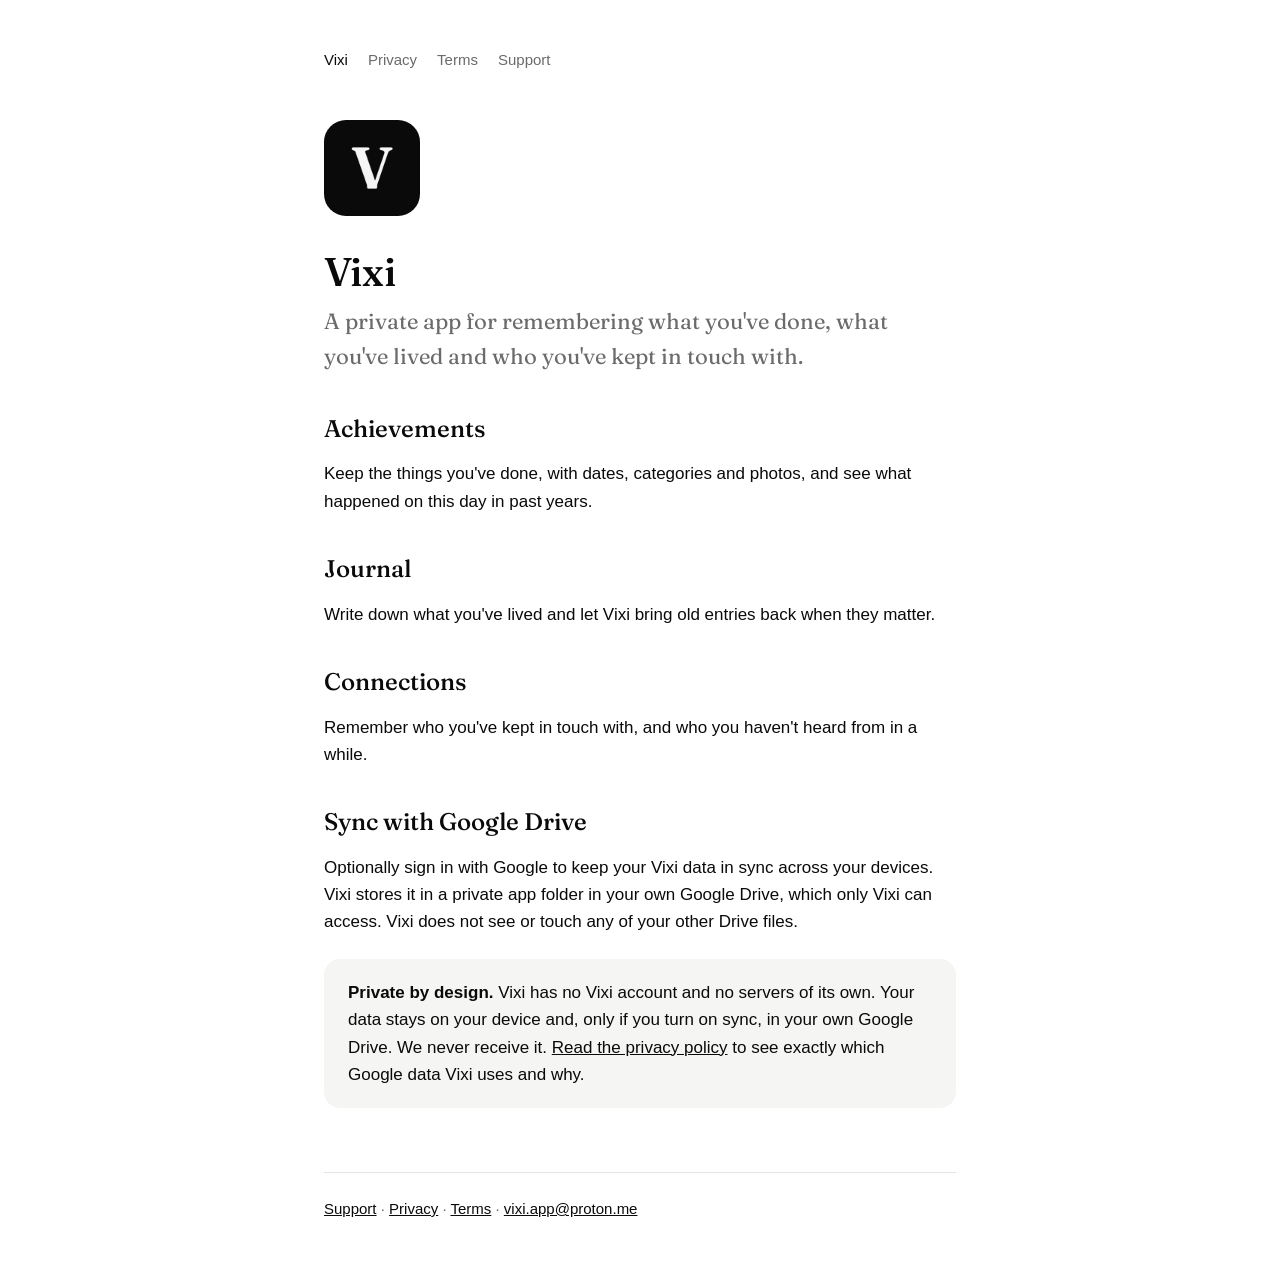
<file: index.html>
<!doctype html>
<html lang="en">
  <head>
    <meta charset="utf-8" />
    <meta name="viewport" content="width=device-width, initial-scale=1" />
    <meta name="google-site-verification" content="cz2BYUzsEC9BoiC-qtz6CuJjtAqq0vqM44vExz9Fjd0" />
    <title>Vixi</title>
    <meta name="description" content="A private app for remembering what you've done, what you've lived and who you've kept in touch with." />
    <link rel="icon" href="assets/favicon.png" />
    <link rel="stylesheet" href="assets/style.css" />
  </head>
  <body>
    <main>
      <nav>
        <a href="./" aria-current="page">Vixi</a>
        <a href="privacy.html">Privacy</a>
        <a href="terms.html">Terms</a>
        <a href="support.html">Support</a>
      </nav>

      <img class="icon" src="assets/icon.png" alt="Vixi app icon" />
      <h1>Vixi</h1>
      <p class="lead">
        A private app for remembering what you've done, what you've lived and who you've kept in touch with.
      </p>

      <h2>Achievements</h2>
      <p>Keep the things you've done, with dates, categories and photos, and see what happened on this day in past years.</p>

      <h2>Journal</h2>
      <p>Write down what you've lived and let Vixi bring old entries back when they matter.</p>

      <h2>Connections</h2>
      <p>Remember who you've kept in touch with, and who you haven't heard from in a while.</p>

      <h2>Sync with Google Drive</h2>
      <p>
        Optionally sign in with Google to keep your Vixi data in sync across your devices. Vixi stores it in a private
        app folder in your own Google Drive, which only Vixi can access. Vixi does not see or touch any of your other
        Drive files.
      </p>

      <div class="card">
        <strong>Private by design.</strong> Vixi has no Vixi account and no servers of its own. Your data stays on
        your device and, only if you turn on sync, in your own Google Drive. We never receive it.
        <a href="privacy.html">Read the privacy policy</a> to see exactly which Google data Vixi uses and why.
      </div>

      <footer class="muted">
        <a href="support.html">Support</a> · <a href="privacy.html">Privacy</a> ·
        <a href="terms.html">Terms</a> · <a href="mailto:vixi.app@proton.me">vixi.app@proton.me</a>
      </footer>
    </main>
  </body>
</html>
</file>
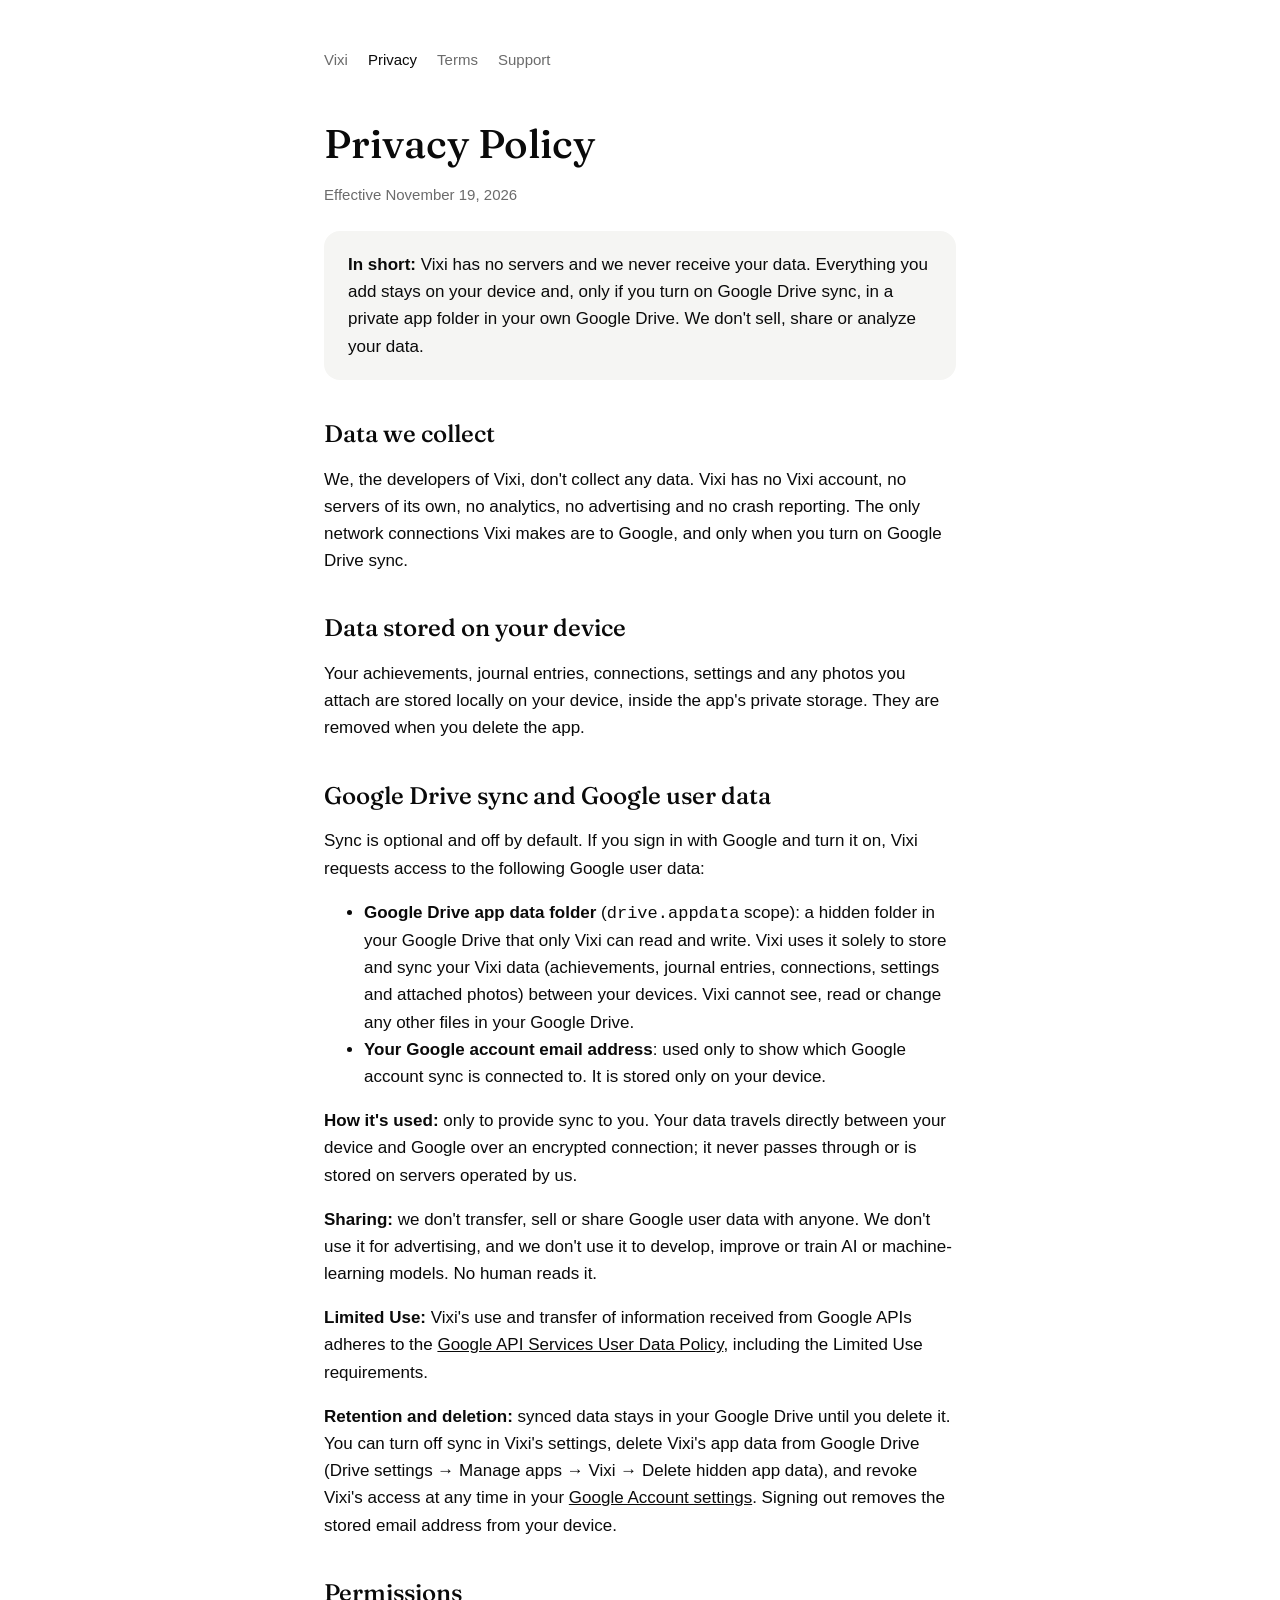
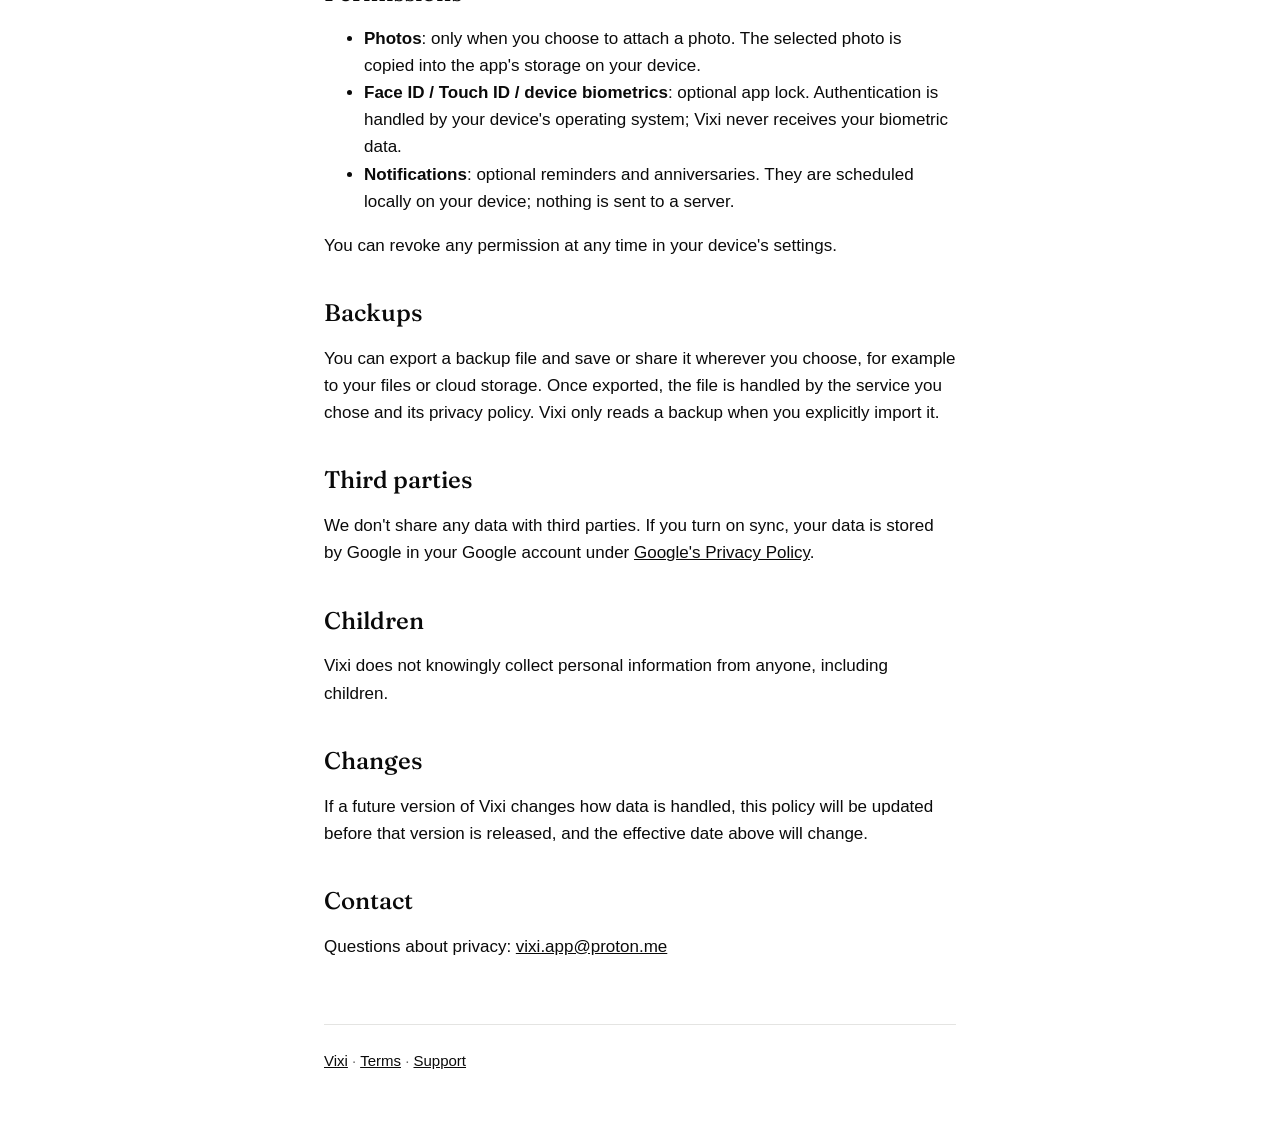
<file: privacy.html>
<!doctype html>
<html lang="en">
  <head>
    <meta charset="utf-8" />
    <meta name="viewport" content="width=device-width, initial-scale=1" />
    <title>Privacy Policy · Vixi</title>
    <link rel="icon" href="assets/favicon.png" />
    <link rel="stylesheet" href="assets/style.css" />
  </head>
  <body>
    <main>
      <nav>
        <a href="./">Vixi</a>
        <a href="privacy.html" aria-current="page">Privacy</a>
        <a href="terms.html">Terms</a>
        <a href="support.html">Support</a>
      </nav>

      <h1>Privacy Policy</h1>
      <p class="muted">Effective November 19, 2026</p>

      <div class="card">
        <strong>In short:</strong> Vixi has no servers and we never receive your data. Everything you add stays on
        your device and, only if you turn on Google Drive sync, in a private app folder in your own Google Drive. We
        don't sell, share or analyze your data.
      </div>

      <h2>Data we collect</h2>
      <p>
        We, the developers of Vixi, don't collect any data. Vixi has no Vixi account, no servers of its own, no
        analytics, no advertising and no crash reporting. The only network connections Vixi makes are to Google, and
        only when you turn on Google Drive sync.
      </p>

      <h2>Data stored on your device</h2>
      <p>
        Your achievements, journal entries, connections, settings and any photos you attach are stored locally on
        your device, inside the app's private storage. They are removed when you delete the app.
      </p>

      <h2>Google Drive sync and Google user data</h2>
      <p>
        Sync is optional and off by default. If you sign in with Google and turn it on, Vixi requests access to the
        following Google user data:
      </p>
      <ul>
        <li>
          <strong>Google Drive app data folder</strong> (<code>drive.appdata</code> scope): a hidden folder in your
          Google Drive that only Vixi can read and write. Vixi uses it solely to store and sync your Vixi data
          (achievements, journal entries, connections, settings and attached photos) between your devices. Vixi cannot
          see, read or change any other files in your Google Drive.
        </li>
        <li>
          <strong>Your Google account email address</strong>: used only to show which Google account sync is connected
          to. It is stored only on your device.
        </li>
      </ul>
      <p>
        <strong>How it's used:</strong> only to provide sync to you. Your data travels directly between your device and
        Google over an encrypted connection; it never passes through or is stored on servers operated by us.
      </p>
      <p>
        <strong>Sharing:</strong> we don't transfer, sell or share Google user data with anyone. We don't use it for
        advertising, and we don't use it to develop, improve or train AI or machine-learning models. No human reads
        it.
      </p>
      <p>
        <strong>Limited Use:</strong> Vixi's use and transfer of information received from Google APIs adheres to the
        <a href="https://developers.google.com/terms/api-services-user-data-policy">Google API Services User Data
        Policy</a>, including the Limited Use requirements.
      </p>
      <p>
        <strong>Retention and deletion:</strong> synced data stays in your Google Drive until you delete it. You can
        turn off sync in Vixi's settings, delete Vixi's app data from Google Drive (Drive settings → Manage apps →
        Vixi → Delete hidden app data), and revoke Vixi's access at any time in your
        <a href="https://myaccount.google.com/connections">Google Account settings</a>. Signing out removes the stored
        email address from your device.
      </p>

      <h2>Permissions</h2>
      <ul>
        <li>
          <strong>Photos</strong>: only when you choose to attach a photo. The selected photo is copied into the app's
          storage on your device.
        </li>
        <li>
          <strong>Face ID / Touch ID / device biometrics</strong>: optional app lock. Authentication is handled by your
          device's operating system; Vixi never receives your biometric data.
        </li>
        <li>
          <strong>Notifications</strong>: optional reminders and anniversaries. They are scheduled locally on your
          device; nothing is sent to a server.
        </li>
      </ul>
      <p>You can revoke any permission at any time in your device's settings.</p>

      <h2>Backups</h2>
      <p>
        You can export a backup file and save or share it wherever you choose, for example to your files or cloud
        storage. Once exported, the file is handled by the service you chose and its privacy policy. Vixi only reads a
        backup when you explicitly import it.
      </p>

      <h2>Third parties</h2>
      <p>
        We don't share any data with third parties. If you turn on sync, your data is stored by Google in your Google
        account under <a href="https://policies.google.com/privacy">Google's Privacy Policy</a>.
      </p>

      <h2>Children</h2>
      <p>Vixi does not knowingly collect personal information from anyone, including children.</p>

      <h2>Changes</h2>
      <p>
        If a future version of Vixi changes how data is handled, this policy will be updated before that version is
        released, and the effective date above will change.
      </p>

      <h2>Contact</h2>
      <p>Questions about privacy: <a href="mailto:vixi.app@proton.me">vixi.app@proton.me</a></p>

      <footer class="muted"><a href="./">Vixi</a> · <a href="terms.html">Terms</a> · <a href="support.html">Support</a></footer>
    </main>
  </body>
</html>
</file>
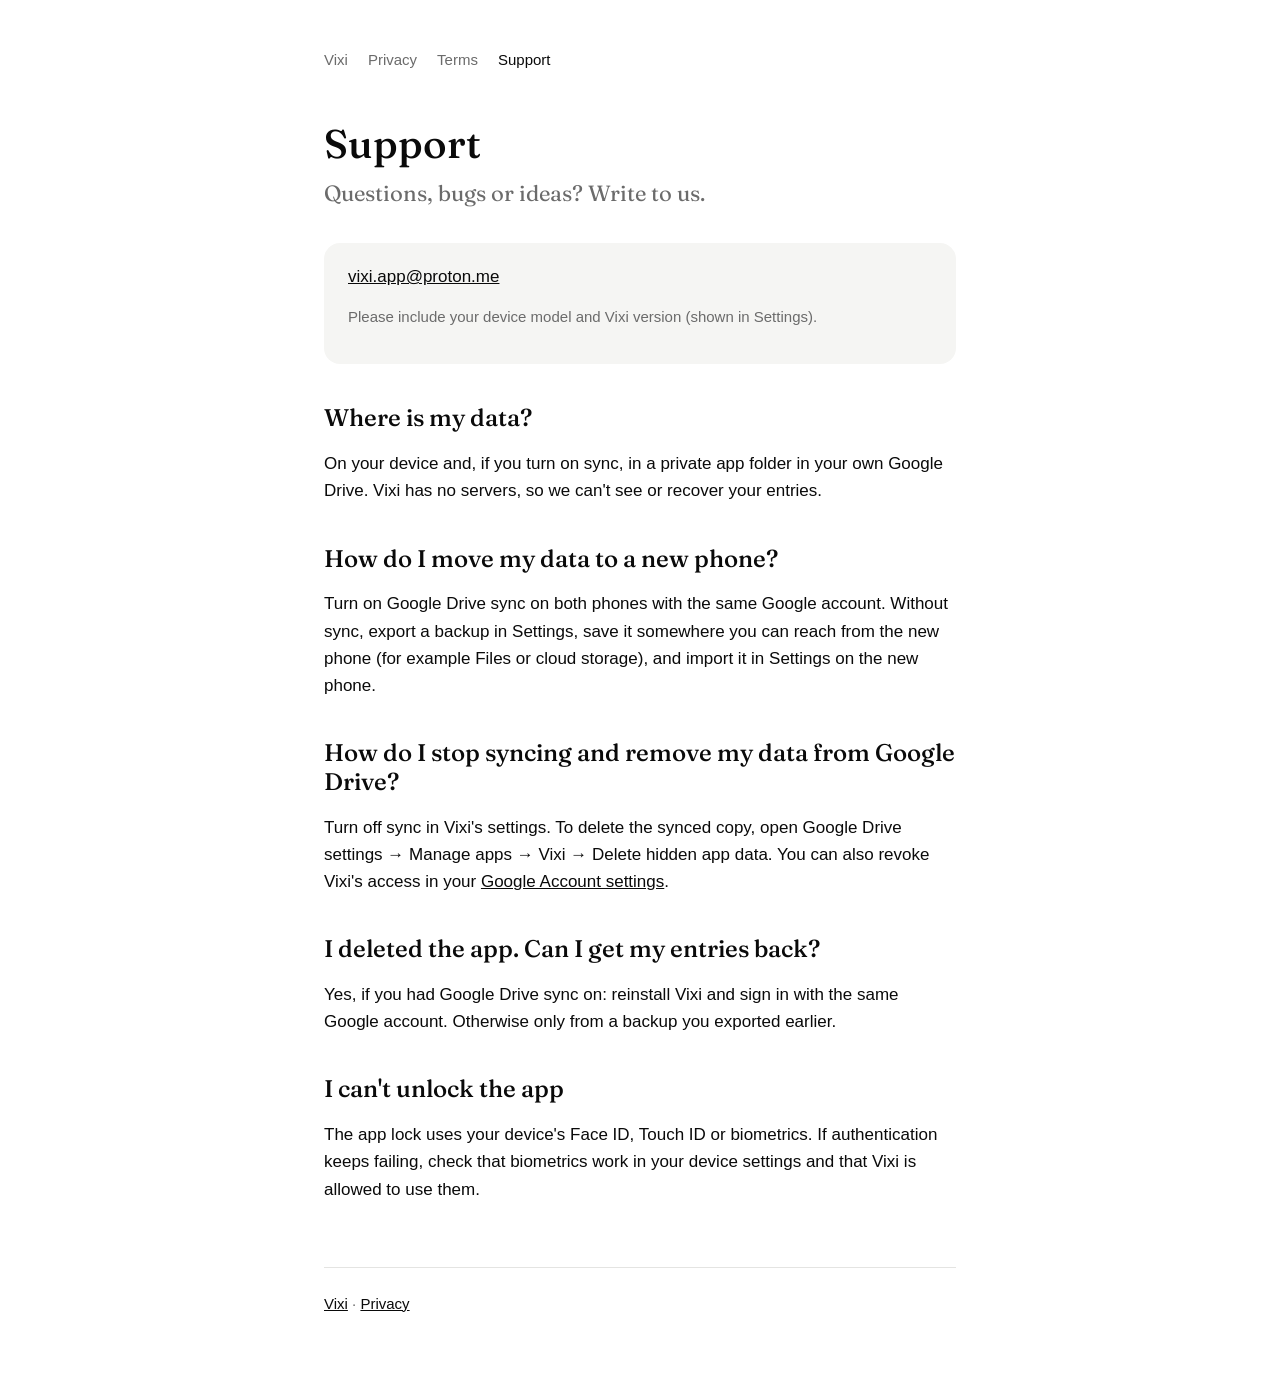
<file: support.html>
<!doctype html>
<html lang="en">
  <head>
    <meta charset="utf-8" />
    <meta name="viewport" content="width=device-width, initial-scale=1" />
    <title>Support · Vixi</title>
    <link rel="icon" href="assets/favicon.png" />
    <link rel="stylesheet" href="assets/style.css" />
  </head>
  <body>
    <main>
      <nav>
        <a href="./">Vixi</a>
        <a href="privacy.html">Privacy</a>
        <a href="terms.html">Terms</a>
        <a href="support.html" aria-current="page">Support</a>
      </nav>

      <h1>Support</h1>
      <p class="lead">Questions, bugs or ideas? Write to us.</p>

      <div class="card">
        <a href="mailto:vixi.app@proton.me">vixi.app@proton.me</a>
        <p class="muted">Please include your device model and Vixi version (shown in Settings).</p>
      </div>

      <h2>Where is my data?</h2>
      <p>
        On your device and, if you turn on sync, in a private app folder in your own Google Drive. Vixi has no servers,
        so we can't see or recover your entries.
      </p>

      <h2>How do I move my data to a new phone?</h2>
      <p>
        Turn on Google Drive sync on both phones with the same Google account. Without sync, export a backup in
        Settings, save it somewhere you can reach from the new phone (for example Files or cloud storage), and import
        it in Settings on the new phone.
      </p>

      <h2>How do I stop syncing and remove my data from Google Drive?</h2>
      <p>
        Turn off sync in Vixi's settings. To delete the synced copy, open Google Drive settings → Manage apps → Vixi →
        Delete hidden app data. You can also revoke Vixi's access in your
        <a href="https://myaccount.google.com/connections">Google Account settings</a>.
      </p>

      <h2>I deleted the app. Can I get my entries back?</h2>
      <p>
        Yes, if you had Google Drive sync on: reinstall Vixi and sign in with the same Google account. Otherwise only
        from a backup you exported earlier.
      </p>

      <h2>I can't unlock the app</h2>
      <p>
        The app lock uses your device's Face ID, Touch ID or biometrics. If authentication keeps failing, check that
        biometrics work in your device settings and that Vixi is allowed to use them.
      </p>

      <footer class="muted"><a href="./">Vixi</a> · <a href="privacy.html">Privacy</a></footer>
    </main>
  </body>
</html>
</file>
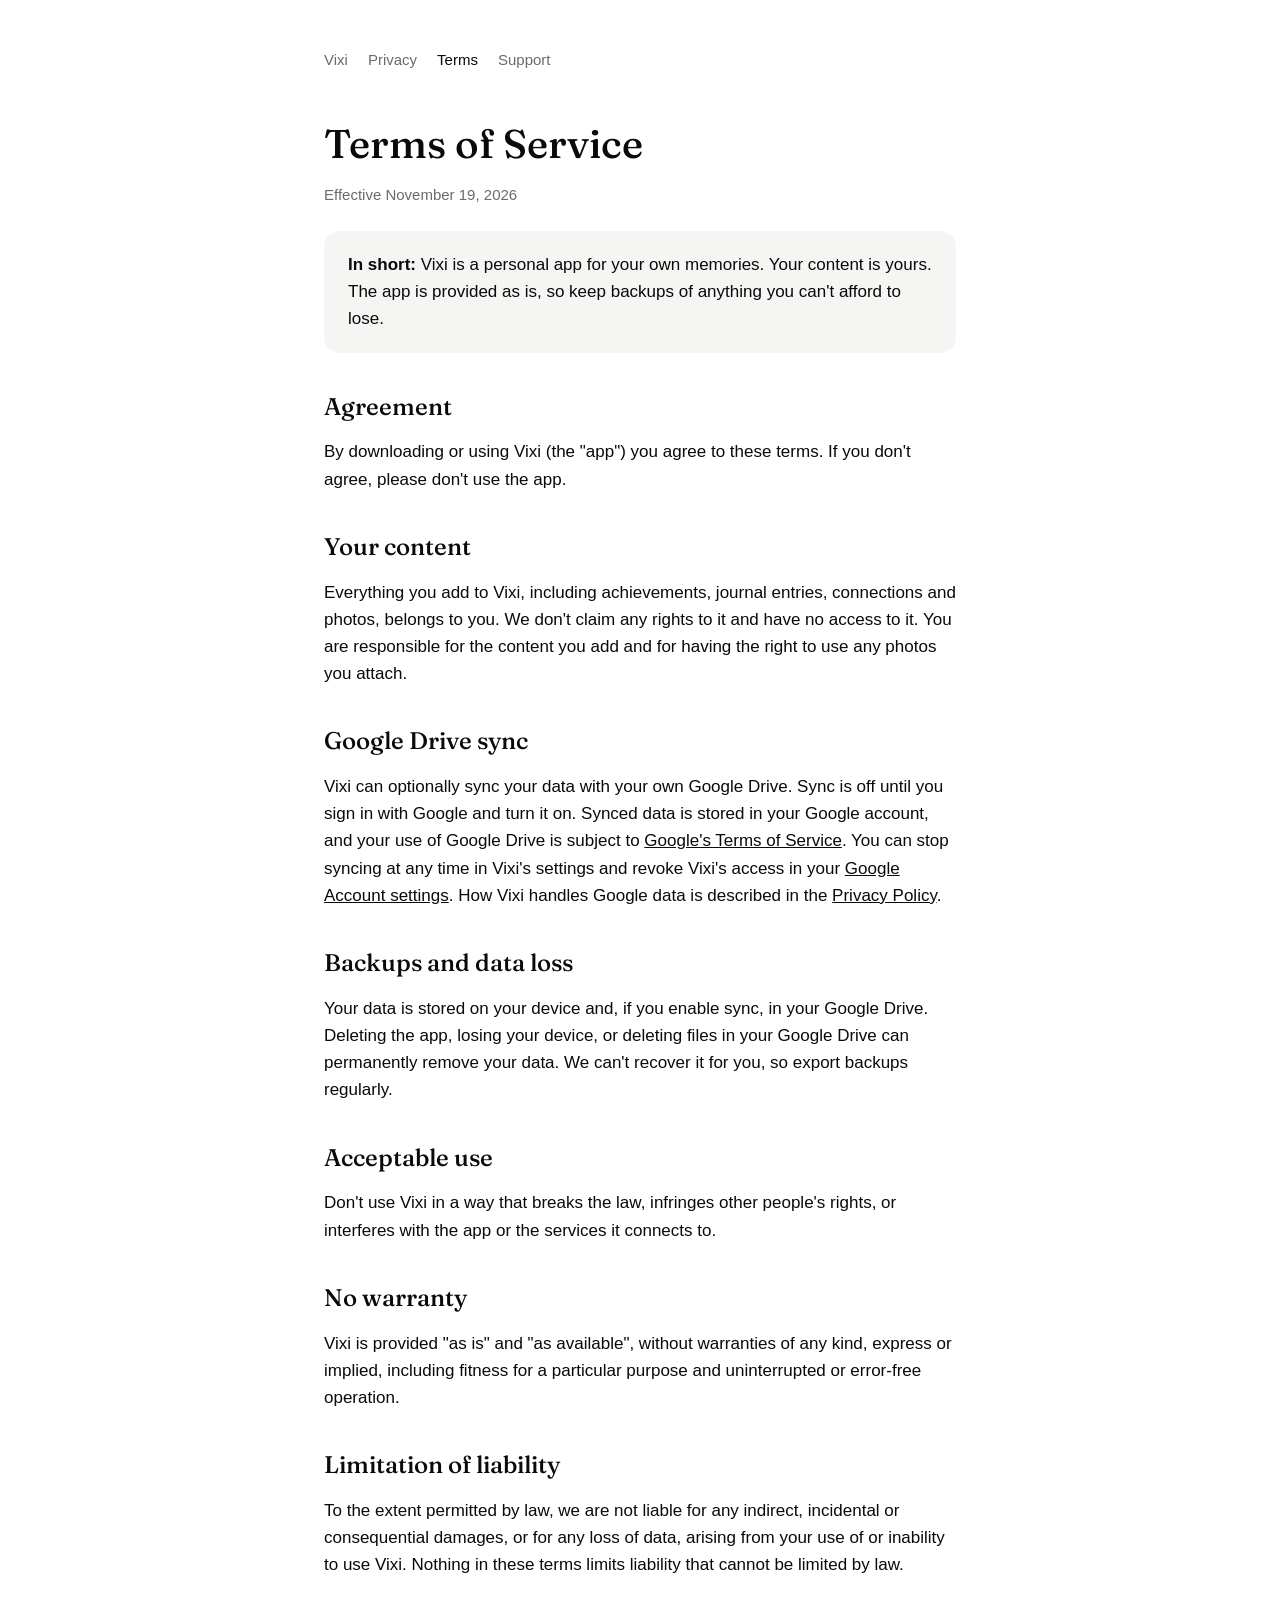
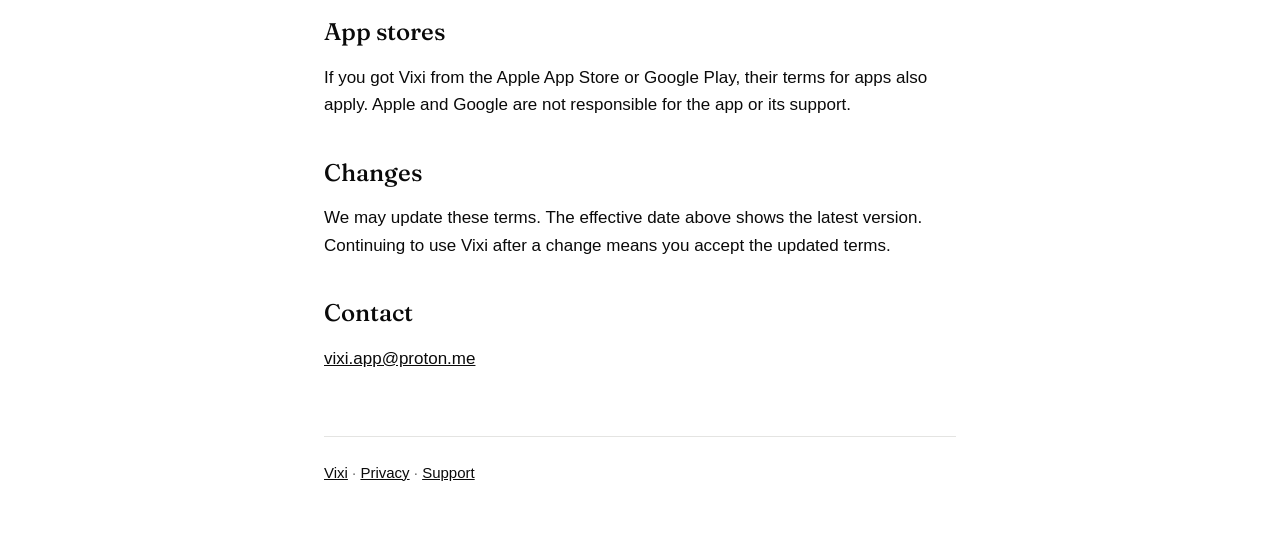
<file: terms.html>
<!doctype html>
<html lang="en">
  <head>
    <meta charset="utf-8" />
    <meta name="viewport" content="width=device-width, initial-scale=1" />
    <title>Terms of Service · Vixi</title>
    <link rel="icon" href="assets/favicon.png" />
    <link rel="stylesheet" href="assets/style.css" />
  </head>
  <body>
    <main>
      <nav>
        <a href="./">Vixi</a>
        <a href="privacy.html">Privacy</a>
        <a href="terms.html" aria-current="page">Terms</a>
        <a href="support.html">Support</a>
      </nav>

      <h1>Terms of Service</h1>
      <p class="muted">Effective November 19, 2026</p>

      <div class="card">
        <strong>In short:</strong> Vixi is a personal app for your own memories. Your content is yours. The app is
        provided as is, so keep backups of anything you can't afford to lose.
      </div>

      <h2>Agreement</h2>
      <p>
        By downloading or using Vixi (the "app") you agree to these terms. If you don't agree, please don't use the
        app.
      </p>

      <h2>Your content</h2>
      <p>
        Everything you add to Vixi, including achievements, journal entries, connections and photos, belongs to you.
        We don't claim any rights to it and have no access to it. You are responsible for the content you add and for
        having the right to use any photos you attach.
      </p>

      <h2>Google Drive sync</h2>
      <p>
        Vixi can optionally sync your data with your own Google Drive. Sync is off until you sign in with Google and
        turn it on. Synced data is stored in your Google account, and your use of Google Drive is subject to
        <a href="https://policies.google.com/terms">Google's Terms of Service</a>. You can stop syncing at any time in
        Vixi's settings and revoke Vixi's access in your
        <a href="https://myaccount.google.com/connections">Google Account settings</a>. How Vixi handles Google data
        is described in the <a href="privacy.html">Privacy Policy</a>.
      </p>

      <h2>Backups and data loss</h2>
      <p>
        Your data is stored on your device and, if you enable sync, in your Google Drive. Deleting the app, losing
        your device, or deleting files in your Google Drive can permanently remove your data. We can't recover it for
        you, so export backups regularly.
      </p>

      <h2>Acceptable use</h2>
      <p>
        Don't use Vixi in a way that breaks the law, infringes other people's rights, or interferes with the app or
        the services it connects to.
      </p>

      <h2>No warranty</h2>
      <p>
        Vixi is provided "as is" and "as available", without warranties of any kind, express or implied, including
        fitness for a particular purpose and uninterrupted or error-free operation.
      </p>

      <h2>Limitation of liability</h2>
      <p>
        To the extent permitted by law, we are not liable for any indirect, incidental or consequential damages, or
        for any loss of data, arising from your use of or inability to use Vixi. Nothing in these terms limits
        liability that cannot be limited by law.
      </p>

      <h2>App stores</h2>
      <p>
        If you got Vixi from the Apple App Store or Google Play, their terms for apps also apply. Apple and Google are
        not responsible for the app or its support.
      </p>

      <h2>Changes</h2>
      <p>
        We may update these terms. The effective date above shows the latest version. Continuing to use Vixi after a
        change means you accept the updated terms.
      </p>

      <h2>Contact</h2>
      <p><a href="mailto:vixi.app@proton.me">vixi.app@proton.me</a></p>

      <footer class="muted"><a href="./">Vixi</a> · <a href="privacy.html">Privacy</a> · <a href="support.html">Support</a></footer>
    </main>
  </body>
</html>
</file>
<file: assets/style.css>
@font-face {
  font-family: 'Fraunces';
  src: url('fonts/Fraunces_400Regular.ttf') format('truetype');
  font-weight: 400;
  font-display: swap;
}

@font-face {
  font-family: 'Fraunces';
  src: url('fonts/Fraunces_500Medium.ttf') format('truetype');
  font-weight: 500;
  font-display: swap;
}

:root {
  --background: #ffffff;
  --surface: #f5f5f3;
  --text: #0a0a0a;
  --text-secondary: #6b6b6b;
  --hairline: #e4e4e2;
  color-scheme: light dark;
}

@media (prefers-color-scheme: dark) {
  :root {
    --background: #000000;
    --surface: #121212;
    --text: #f5f5f5;
    --text-secondary: #9a9a9a;
    --hairline: #262626;
  }
}

* {
  box-sizing: border-box;
}

body {
  margin: 0;
  background: var(--background);
  color: var(--text);
  font: 17px/1.6 -apple-system, BlinkMacSystemFont, 'Segoe UI', Roboto, Helvetica, Arial, sans-serif;
}

main {
  max-width: 680px;
  margin: 0 auto;
  padding: 48px 24px 64px;
}

nav {
  display: flex;
  gap: 20px;
  margin-bottom: 48px;
  font-size: 15px;
}

nav a {
  color: var(--text-secondary);
  text-decoration: none;
}

nav a[aria-current='page'],
nav a:hover {
  color: var(--text);
}

h1,
h2 {
  font-family: 'Fraunces', Georgia, serif;
  font-weight: 500;
  line-height: 1.2;
}

h1 {
  font-size: 40px;
  margin: 0 0 8px;
}

h2 {
  font-size: 24px;
  margin: 40px 0 8px;
}

a {
  color: var(--text);
}

.lead {
  font-family: 'Fraunces', Georgia, serif;
  font-size: 22px;
  color: var(--text-secondary);
  margin: 0 0 32px;
}

.muted {
  color: var(--text-secondary);
  font-size: 15px;
}

.icon {
  width: 96px;
  height: 96px;
  border-radius: 22px;
  margin-bottom: 24px;
}

.card {
  background: var(--surface);
  border-radius: 16px;
  padding: 20px 24px;
  margin: 24px 0;
}

footer {
  border-top: 1px solid var(--hairline);
  margin-top: 64px;
  padding-top: 24px;
}
</file>
